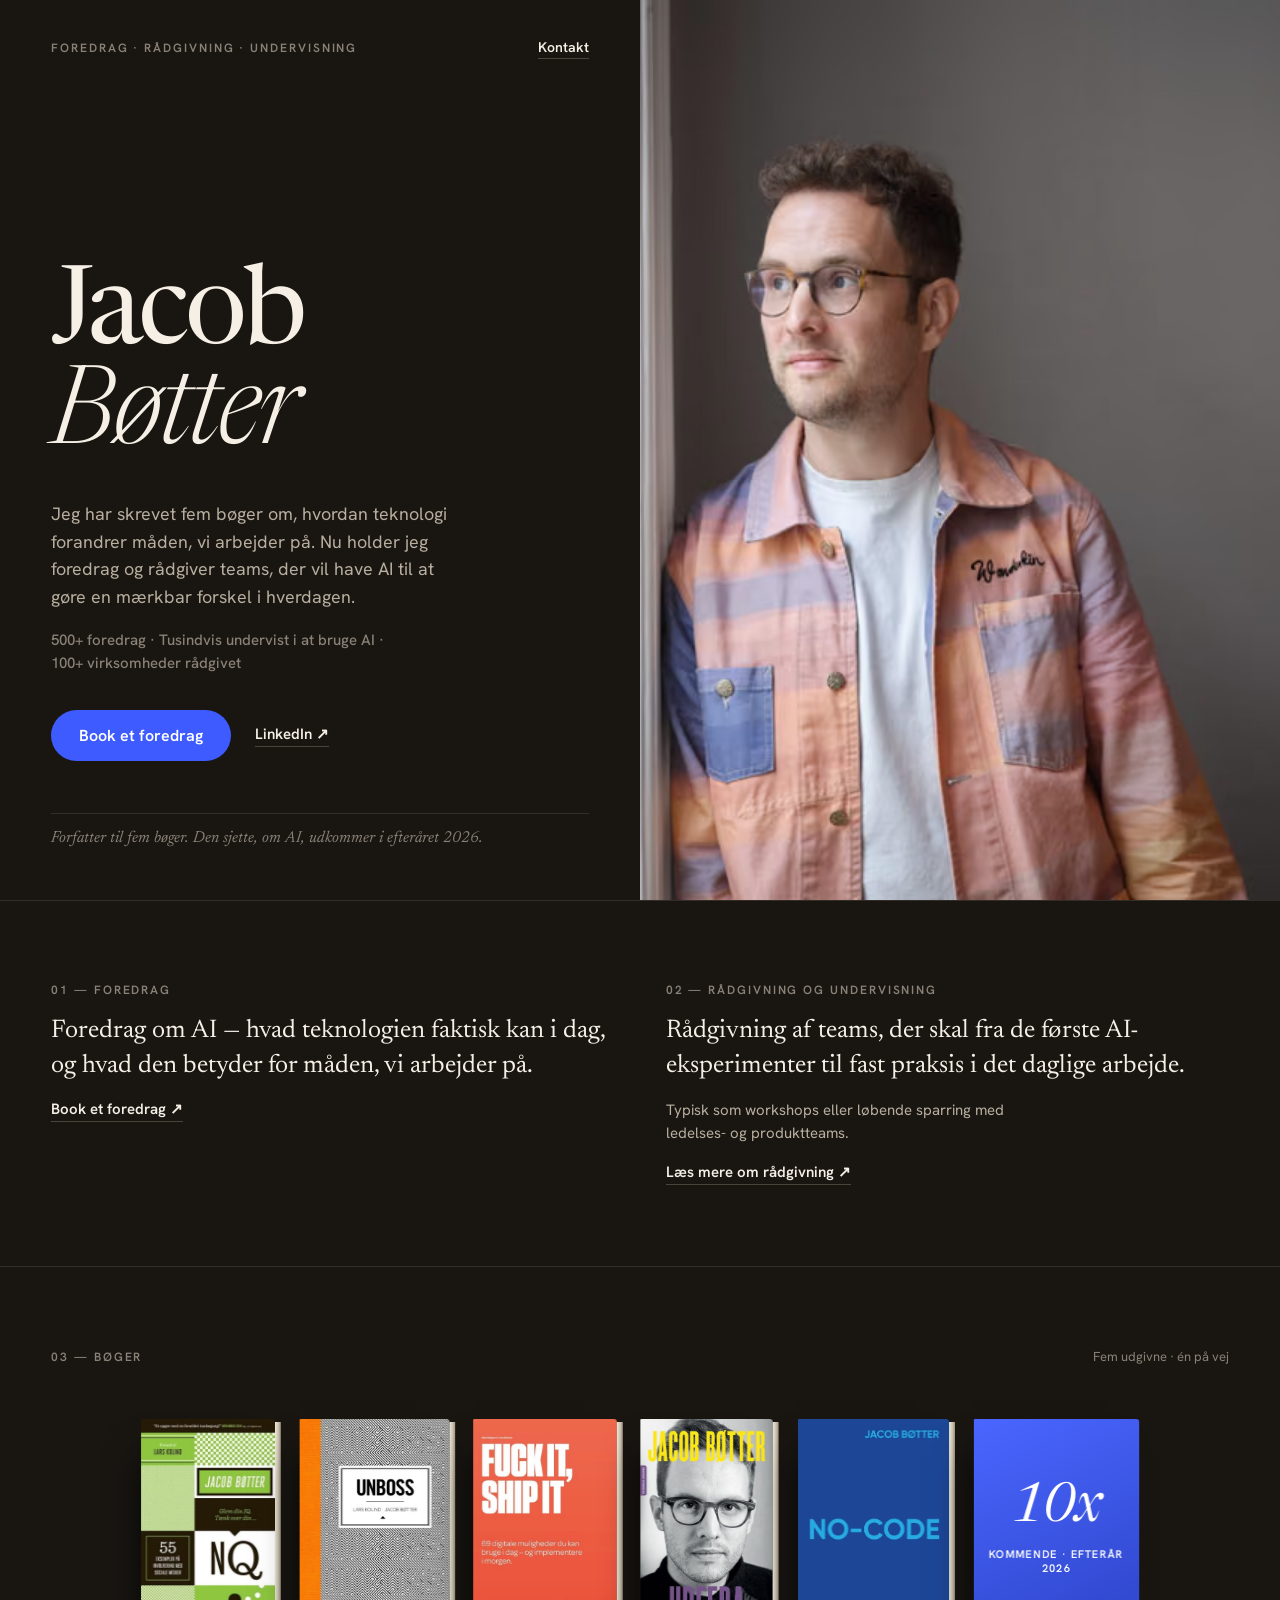
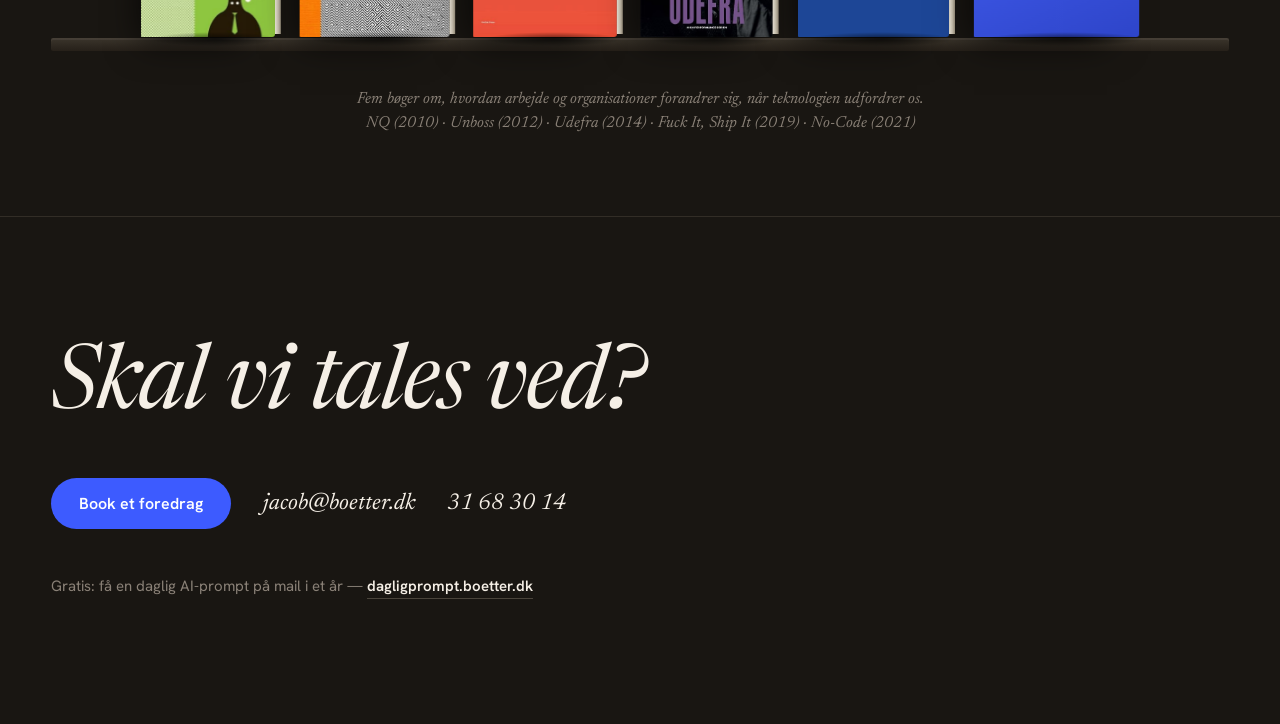
<file: index.html>
<!DOCTYPE html>
<html lang="da">
<head>
<meta charset="utf-8">
<meta name="viewport" content="width=device-width, initial-scale=1">
<title>Jacob Bøtter — foredrag og rådgivning om AI</title>
<meta name="description" content="Jacob Bøtter holder foredrag om AI og rådgiver teams, der vil have kunstig intelligens til at gøre en mærkbar forskel i hverdagen. Forfatter til fem bøger — den sjette, om AI, udkommer i efteråret 2026.">
<link rel="canonical" href="https://jacob.boetter.dk/">
<meta name="theme-color" content="#191612">
<link rel="icon" href="favicon.svg" type="image/svg+xml">
<link rel="apple-touch-icon" href="apple-touch-icon.png">
<meta property="og:type" content="website">
<meta property="og:site_name" content="Jacob Bøtter">
<meta property="og:title" content="Jacob Bøtter — foredrag og rådgivning om AI">
<meta property="og:description" content="Over 500 foredrag om AI og rådgivning af teams, der vil have kunstig intelligens ind i det daglige arbejde. Forfatter til fem bøger.">
<meta property="og:url" content="https://jacob.boetter.dk/">
<meta property="og:image" content="https://jacob.boetter.dk/assets/og-image.jpg">
<meta property="og:image:width" content="1200">
<meta property="og:image:height" content="630">
<meta property="og:locale" content="da_DK">
<meta name="twitter:card" content="summary_large_image">
<link rel="preload" href="assets/fonts/newsreader-display.woff2" as="font" type="font/woff2" crossorigin>
<link rel="preload" href="assets/fonts/newsreader-display-italic.woff2" as="font" type="font/woff2" crossorigin>
<link rel="preload" href="assets/fonts/newsreader-italic.woff2" as="font" type="font/woff2" crossorigin>
<link rel="preload" href="assets/fonts/hanken-grotesk.woff2" as="font" type="font/woff2" crossorigin>
<link rel="stylesheet" href="styles.css">
<script type="application/ld+json">
{
  "@context": "https://schema.org",
  "@graph": [
    {
      "@type": "Person",
      "@id": "https://jacob.boetter.dk/#person",
      "name": "Jacob Bøtter",
      "url": "https://jacob.boetter.dk/",
      "image": "https://jacob.boetter.dk/assets/jacob-vindue.jpg",
      "jobTitle": "Foredragsholder og rådgiver om AI",
      "email": "mailto:jacob@boetter.dk",
      "telephone": "+4531683014",
      "knowsAbout": [
        "Kunstig intelligens",
        "AI i arbejdslivet",
        "Ledelse",
        "Organisationsudvikling"
      ],
      "sameAs": [
        "https://www.linkedin.com/in/boetter/",
        "https://highperformance.dk/foredragsholdere/jacob-boetter/"
      ]
    },
    {
      "@type": "Service",
      "@id": "https://jacob.boetter.dk/#foredrag",
      "serviceType": "Foredrag om AI",
      "name": "Foredrag om AI",
      "provider": { "@id": "https://jacob.boetter.dk/#person" },
      "areaServed": "DK",
      "availableLanguage": ["da"],
      "url": "https://jacob.boetter.dk/"
    },
    {
      "@type": "Service",
      "@id": "https://jacob.boetter.dk/#raadgivning",
      "serviceType": "AI-rådgivning til teams",
      "name": "AI-rådgivning til teams",
      "provider": { "@id": "https://jacob.boetter.dk/#person" },
      "areaServed": "DK",
      "availableLanguage": ["da"],
      "url": "https://jacob.boetter.dk/"
    },
    {
      "@type": "Book",
      "name": "NQ",
      "author": { "@id": "https://jacob.boetter.dk/#person" },
      "inLanguage": "da",
      "datePublished": "2010",
      "url": "https://bibliotek.dk/materiale/glem-din-iq-taenk-over-din-nq_jacob-boetter/work-of%3A870970-basis%3A29311900",
      "image": "https://jacob.boetter.dk/assets/bog-nq.jpg"
    },
    {
      "@type": "Book",
      "name": "Unboss",
      "author": { "@id": "https://jacob.boetter.dk/#person" },
      "inLanguage": "da",
      "datePublished": "2012",
      "isbn": "9788740007053",
      "url": "https://unboss.com/",
      "image": "https://jacob.boetter.dk/assets/bog-unboss.jpg"
    },
    {
      "@type": "Book",
      "name": "Fuck It, Ship It",
      "author": { "@id": "https://jacob.boetter.dk/#person" },
      "inLanguage": "da",
      "datePublished": "2019",
      "isbn": "9788797083413",
      "url": "https://bibliotek.dk/materiale/fuck-it-ship-it_jacob-boetter/work-of%3A870970-basis%3A54833334",
      "image": "https://jacob.boetter.dk/assets/bog-fuckitshipit.jpg"
    },
    {
      "@type": "Book",
      "name": "Udefra",
      "author": { "@id": "https://jacob.boetter.dk/#person" },
      "inLanguage": "da",
      "datePublished": "2014",
      "url": "http://udefrabog.dk/",
      "image": "https://jacob.boetter.dk/assets/bog-udefra.jpg"
    },
    {
      "@type": "Book",
      "name": "No-Code",
      "author": { "@id": "https://jacob.boetter.dk/#person" },
      "inLanguage": "da",
      "datePublished": "2021",
      "isbn": "9788797083499",
      "url": "https://nocodehandbook.com/",
      "image": "https://jacob.boetter.dk/assets/bog-nocode.jpg"
    }
  ]
}
</script>
</head>
<body>
<main>
  <section class="hero" aria-label="Introduktion">
    <div class="hero-content">
      <div class="topbar">
        <span class="eyebrow">Foredrag · Rådgivning · Undervisning</span>
        <a class="link-underline topbar-link" href="#kontakt">Kontakt</a>
      </div>
      <h1 class="hero-title">Jacob<br><em>Bøtter</em></h1>
      <p class="lede">Jeg har skrevet fem bøger om, hvordan teknologi forandrer måden, vi arbejder på. Nu holder jeg foredrag og rådgiver teams, der vil have AI til at gøre en mærkbar forskel i hverdagen.</p>
      <p class="hero-merit">500+&nbsp;foredrag · Tusindvis undervist i at bruge AI · 100+&nbsp;virksomheder rådgivet</p>
      <div class="cta-row">
        <a class="btn" href="https://highperformance.dk/foredragsholdere/jacob-boetter/" target="_blank" rel="noopener">Book et foredrag<span class="visually-hidden"> (åbner i nyt faneblad)</span></a>
        <a class="link-underline" href="https://www.linkedin.com/in/boetter/" target="_blank" rel="noopener">LinkedIn <span aria-hidden="true">↗</span><span class="visually-hidden"> (åbner i nyt faneblad)</span></a>
      </div>
      <p class="hero-note">Forfatter til fem bøger. Den sjette, om AI, udkommer i efteråret 2026.</p>
    </div>
    <picture class="hero-photo">
      <source type="image/avif" srcset="assets/jacob-vindue-800.avif 800w, assets/jacob-vindue-1200.avif 1200w, assets/jacob-vindue-1600.avif 1600w" sizes="(min-width: 960px) 50vw, 100vw">
      <source type="image/webp" srcset="assets/jacob-vindue-800.webp 800w, assets/jacob-vindue-1200.webp 1200w, assets/jacob-vindue-1600.webp 1600w" sizes="(min-width: 960px) 50vw, 100vw">
      <img src="assets/jacob-vindue.jpg" alt="Jacob Bøtter ved et vindue" width="1600" height="1200" fetchpriority="high">
    </picture>
  </section>

  <section class="section" aria-label="Foredrag, rådgivning og undervisning">
    <div class="container services">
      <div class="service">
        <p class="eyebrow">01 — Foredrag</p>
        <h2 class="statement">Foredrag om AI — hvad teknologien faktisk kan i dag, og hvad den betyder for måden, vi arbejder på.</h2>
        <a class="link-underline" href="https://highperformance.dk/foredragsholdere/jacob-boetter/" target="_blank" rel="noopener">Book et foredrag <span aria-hidden="true">↗</span><span class="visually-hidden"> (åbner i nyt faneblad)</span></a>
      </div>
      <div class="service">
        <p class="eyebrow">02 — Rådgivning og undervisning</p>
        <h2 class="statement">Rådgivning af teams, der skal fra de første AI-eksperimenter til fast praksis i det daglige arbejde.</h2>
        <p class="service-detail">Typisk som workshops eller løbende sparring med ledelses- og produktteams.</p>
        <a class="link-underline" href="https://heutedenkenmorgenfertig.com/" target="_blank" rel="noopener">Læs mere om rådgivning <span aria-hidden="true">↗</span><span class="visually-hidden"> (åbner i nyt faneblad)</span></a>
      </div>
    </div>
  </section>

  <section class="section" aria-label="Bøger">
    <div class="container">
      <div class="section-head">
        <h2 class="eyebrow">03 — Bøger</h2>
        <p class="section-note">Fem udgivne · én på vej</p>
      </div>
      <div class="bookcase">
        <div class="book-row">
          <a class="book book--traek" style="--tilt: -10deg" href="https://bibliotek.dk/materiale/glem-din-iq-taenk-over-din-nq_jacob-boetter/work-of%3A870970-basis%3A29311900" target="_blank" rel="noopener" aria-label="NQ — læs mere om bogen (åbner i nyt faneblad)">
            <div class="book-floor-shadow" aria-hidden="true"></div>
            <div class="book-pages" aria-hidden="true"></div>
            <picture>
              <source type="image/avif" srcset="assets/bog-nq.avif">
              <source type="image/webp" srcset="assets/bog-nq.webp">
              <img src="assets/bog-nq.jpg" alt="Bogomslag: NQ" width="300" height="480" loading="lazy" decoding="async">
            </picture>
          </a>
          <a class="book book--vip" style="--tilt: 7deg" href="https://unboss.com/" target="_blank" rel="noopener" aria-label="Unboss — læs mere om bogen (åbner i nyt faneblad)">
            <div class="book-floor-shadow" aria-hidden="true"></div>
            <div class="book-pages" aria-hidden="true"></div>
            <picture>
              <source type="image/avif" srcset="assets/bog-unboss.avif">
              <source type="image/webp" srcset="assets/bog-unboss.webp">
              <img src="assets/bog-unboss.jpg" alt="Bogomslag: Unboss" width="416" height="600" loading="lazy" decoding="async">
            </picture>
          </a>
          <a class="book book--frem" style="--tilt: -4deg" href="https://bibliotek.dk/materiale/fuck-it-ship-it_jacob-boetter/work-of%3A870970-basis%3A54833334" target="_blank" rel="noopener" aria-label="Fuck It, Ship It — læs mere om bogen (åbner i nyt faneblad)">
            <div class="book-floor-shadow" aria-hidden="true"></div>
            <div class="book-pages" aria-hidden="true"></div>
            <picture>
              <source type="image/avif" srcset="assets/bog-fuckitshipit.avif">
              <source type="image/webp" srcset="assets/bog-fuckitshipit.webp">
              <img src="assets/bog-fuckitshipit.jpg" alt="Bogomslag: Fuck It, Ship It" width="398" height="600" loading="lazy" decoding="async">
            </picture>
          </a>
          <a class="book book--loeft" style="--tilt: -6deg" href="http://udefrabog.dk/" target="_blank" rel="noopener" aria-label="Udefra — læs mere om bogen (åbner i nyt faneblad)">
            <div class="book-floor-shadow" aria-hidden="true"></div>
            <div class="book-pages" aria-hidden="true"></div>
            <picture>
              <source type="image/avif" srcset="assets/bog-udefra.avif">
              <source type="image/webp" srcset="assets/bog-udefra.webp">
              <img src="assets/bog-udefra.jpg" alt="Bogomslag: Udefra" width="367" height="600" loading="lazy" decoding="async">
            </picture>
          </a>
          <a class="book book--pop" style="--tilt: 9deg" href="https://nocodehandbook.com/" target="_blank" rel="noopener" aria-label="No-Code — læs mere om bogen (åbner i nyt faneblad)">
            <div class="book-floor-shadow" aria-hidden="true"></div>
            <div class="book-pages" aria-hidden="true"></div>
            <picture>
              <source type="image/avif" srcset="assets/bog-nocode.avif">
              <source type="image/webp" srcset="assets/bog-nocode.webp">
              <img src="assets/bog-nocode.jpg" alt="Bogomslag: No-Code" width="423" height="600" loading="lazy" decoding="async">
            </picture>
          </a>
          <div class="book book--sitre" style="--tilt: -8deg">
            <div class="book-floor-shadow" aria-hidden="true"></div>
            <div class="cover-upcoming">
              <div class="cover-upcoming-title">10x</div>
              <div class="cover-upcoming-tag">Kommende · Efterår 2026</div>
            </div>
          </div>
        </div>
        <div class="shelf" aria-hidden="true"></div>
        <div class="books-caption">
          <p>Fem bøger om, hvordan arbejde og organisationer forandrer sig, når teknologien udfordrer os.</p>
          <p class="books-titles"><span>NQ (2010) ·</span> <span>Unboss (2012) ·</span> <span>Udefra (2014) ·</span> <span>Fuck It, Ship It (2019) ·</span> <span>No-Code (2021)</span></p>
        </div>
      </div>
    </div>
  </section>
</main>

<footer id="kontakt" class="section">
  <div class="container contact">
    <h2 class="contact-title">Skal vi tales ved?</h2>
    <div class="contact-row">
      <a class="btn" href="https://highperformance.dk/foredragsholdere/jacob-boetter/" target="_blank" rel="noopener">Book et foredrag<span class="visually-hidden"> (åbner i nyt faneblad)</span></a>
      <div class="contact-direct">
        <a class="contact-link" href="mailto:jacob@boetter.dk?subject=Henvendelse%20via%20boetter.dk">jacob@boetter.dk</a>
        <a class="contact-link" href="tel:+4531683014">31 68 30 14</a>
      </div>
    </div>
    <p class="contact-extra">Gratis: få en daglig AI-prompt på mail i et år — <a class="link-underline" href="https://dagligprompt.boetter.dk/" target="_blank" rel="noopener">dagligprompt.boetter.dk<span class="visually-hidden"> (åbner i nyt faneblad)</span></a></p>
  </div>
</footer>
</body>
</html>
</file>
<file: styles.css>
/* Jacob Bøtter — boetter.dk
   Mørk, redaktionel one-pager. Design: "Landingpage 1a Mørk". */

/* Newsreader er delt i to snit, se tools/build-fonts.sh:
   'Newsreader Display' (optisk størrelse 72) bruges kun til de store overskrifter
   og indeholder kun deres tegn; 'Newsreader' (optisk størrelse 22) bruges til alt
   andet. Display-snittet falder tilbage på tekst-snittet, hvis et tegn mangler. */
@font-face {
  font-family: 'Newsreader Display';
  font-style: normal;
  font-weight: 300 600;
  font-display: swap;
  src: url('assets/fonts/newsreader-display.woff2') format('woff2');
}
@font-face {
  font-family: 'Newsreader Display';
  font-style: italic;
  font-weight: 300 600;
  font-display: swap;
  src: url('assets/fonts/newsreader-display-italic.woff2') format('woff2');
}
@font-face {
  font-family: 'Newsreader';
  font-style: normal;
  font-weight: 300 600;
  font-display: swap;
  src: url('assets/fonts/newsreader.woff2') format('woff2');
  unicode-range: U+0000-00FF, U+0131, U+0152-0153, U+02BB-02BC, U+02C6, U+02DA, U+02DC, U+0304, U+0308, U+0329, U+2000-206F, U+20AC, U+2122, U+2191, U+2193, U+2212, U+2215, U+FEFF, U+FFFD;
}
@font-face {
  font-family: 'Newsreader';
  font-style: italic;
  font-weight: 300 600;
  font-display: swap;
  src: url('assets/fonts/newsreader-italic.woff2') format('woff2');
  unicode-range: U+0000-00FF, U+0131, U+0152-0153, U+02BB-02BC, U+02C6, U+02DA, U+02DC, U+0304, U+0308, U+0329, U+2000-206F, U+20AC, U+2122, U+2191, U+2193, U+2212, U+2215, U+FEFF, U+FFFD;
}
@font-face {
  font-family: 'Hanken Grotesk';
  font-style: normal;
  font-weight: 400 600;
  font-display: swap;
  src: url('assets/fonts/hanken-grotesk.woff2') format('woff2');
  unicode-range: U+0000-00FF, U+0131, U+0152-0153, U+02BB-02BC, U+02C6, U+02DA, U+02DC, U+0304, U+0308, U+0329, U+2000-206F, U+20AC, U+2122, U+2191, U+2193, U+2212, U+2215, U+FEFF, U+FFFD;
}

html { scroll-behavior: smooth; }

html, body {
  margin: 0;
  padding: 0;
  background: #191612;
  color: #F5EFE6;
}

body {
  font-family: 'Hanken Grotesk', sans-serif;
  -webkit-font-smoothing: antialiased;
  overflow-x: hidden;
}

a { color: #F5EFE6; text-decoration: none; }
a:hover { color: #F9C99B; }

:focus-visible {
  outline: 2px solid #3D5BFF;
  outline-offset: 3px;
  border-radius: 2px;
}

::selection { background: #3D5BFF; color: #FFFFFF; }

.visually-hidden {
  position: absolute;
  width: 1px;
  height: 1px;
  padding: 0;
  margin: -1px;
  overflow: hidden;
  clip-path: inset(50%);
  white-space: nowrap;
  border: 0;
}

/* ---------- Genbrug ---------- */

.container {
  max-width: 1360px;
  margin: 0 auto;
  padding: clamp(48px, 9vh, 96px) clamp(24px, 4vw, 64px);
}

.section { border-top: 1px solid #322D26; }

.eyebrow {
  margin: 0;
  font-size: 12px;
  letter-spacing: 0.16em;
  text-transform: uppercase;
  color: #8A8177;
  font-weight: 600;
}

.link-underline {
  font-weight: 600;
  border-bottom: 1px solid #4A443B;
  padding-bottom: 2px;
}

.btn {
  background: #3D5BFF;
  color: #FFFFFF;
  padding: 15px 28px;
  border-radius: 999px;
  font-size: 16px;
  font-weight: 600;
  display: inline-block;
  transition: transform 0.3s ease;
}
.btn:hover {
  transform: translateY(-2px);
  color: #FFFFFF;
}

/* ---------- Hero ---------- */

.hero {
  display: grid;
  grid-template-columns: repeat(auto-fit, minmax(min(480px, 100%), 1fr));
  min-height: 100vh;
  min-height: 100svh; /* iOS Safari: 100vh regner adresselinjen med og skubber CTA'en under folden */
}

.hero-content {
  display: flex;
  flex-direction: column;
  padding: clamp(24px, 3vw, 44px) clamp(24px, 4vw, 64px) clamp(40px, 6vh, 64px);
}

.topbar {
  display: flex;
  justify-content: space-between;
  align-items: baseline;
  gap: 24px;
}

.topbar-link { font-size: 14px; }

.hero-title {
  margin: auto 0 0;
  font-family: 'Newsreader Display', 'Newsreader', serif;
  font-weight: 400;
  font-size: clamp(64px, 8.5vw, 132px);
  line-height: 0.92;
  letter-spacing: -0.03em;
}
.hero-title em {
  font-style: italic;
  font-weight: 300;
}

.lede {
  margin: clamp(24px, 3.5vh, 32px) 0 0;
  font-size: clamp(17px, 1.4vw, 20px);
  line-height: 1.55;
  color: #B8AE9F;
  max-width: 40ch;
  text-wrap: pretty;
}

.hero-merit {
  margin: clamp(14px, 2vh, 20px) 0 0;
  font-size: 15px;
  line-height: 1.5;
  font-weight: 500;
  color: #8A8177;
  max-width: 46ch;
}

.cta-row {
  margin-top: clamp(28px, 4vh, 36px);
  display: flex;
  flex-wrap: wrap;
  align-items: center;
  gap: 24px;
}
.cta-row .link-underline { font-size: 15px; }

.hero-note {
  margin: clamp(36px, 6vh, 52px) 0 0;
  border-top: 1px solid #322D26;
  padding-top: 16px;
  font-family: 'Newsreader', serif;
  font-style: italic;
  font-size: 16px;
  color: #8A8177;
}
.hero-note-highlight { color: #F5EFE6; }

.hero-photo {
  display: block;
  width: 100%;
  height: 100%;
  min-height: 420px;
}

.hero-photo img {
  display: block;
  width: 100%;
  height: 100%;
  min-height: 420px;
  object-fit: cover;
  object-position: 62% 20%;
  filter: saturate(0.85);
}

/* ---------- Foredrag & Rådgivning ---------- */

.services {
  display: grid;
  grid-template-columns: repeat(auto-fit, minmax(min(320px, 100%), 1fr));
  gap: clamp(32px, 4vw, 64px);
  align-items: start;
}

.service {
  display: flex;
  flex-direction: column;
  gap: 16px;
}

.statement {
  margin: 0;
  font-family: 'Newsreader', serif;
  font-weight: 400; /* nulstiller <h2>-fedmen — teksten er en overskrift, men skal læses som brødtekst */
  font-size: clamp(22px, 2vw, 28px);
  line-height: 1.35;
  color: #F5EFE6;
  text-wrap: pretty;
}

.service-detail {
  margin: 0;
  font-size: 15px;
  line-height: 1.55;
  color: #B8AE9F;
  max-width: 44ch;
}

.service .link-underline {
  align-self: start;
  font-size: 15px;
}

/* ---------- Bøger ---------- */

.section-head {
  display: flex;
  flex-wrap: wrap;
  justify-content: space-between;
  align-items: baseline;
  gap: 12px;
}

.section-note { margin: 0; font-size: 13px; color: #8A8177; }

.bookcase {
  margin-top: clamp(40px, 6vh, 64px);
  perspective: 1400px;
}

.book-row {
  display: flex;
  flex-wrap: wrap;
  align-items: flex-end;
  justify-content: center;
  gap: clamp(12px, 1.8vw, 24px);
  padding: 0 clamp(8px, 2vw, 24px) 2px;
}

/* Hver bog har sin egen bevægelse, som om den blev taget ned af hylden på
   hver sin måde. Grundstillingen er den skæve rotation, --tilt sætter. */
.book {
  display: block;
  position: relative;
  transform: rotateY(var(--tilt, 0deg));
  transform-style: preserve-3d;
  transform-origin: 50% 100%;
  transition: transform 0.45s cubic-bezier(0.22, 1, 0.36, 1);
}

/* --loeftehoejde bruges to steder: bogen løftes med den, og gulvskyggen
   skubbes tilsvarende ned, så den bliver liggende på hylden. */
.book--traek { --loeftehoejde: 16px; }
.book--vip { --loeftehoejde: 6px; }
.book--frem { --loeftehoejde: 8px; }
.book--loeft { --loeftehoejde: 24px; }
.book--pop { --loeftehoejde: 10px; }

/* trækkes lige ud af reolen */
.book--traek:hover,
.book--traek:focus-visible { transform: rotateY(0deg) translateY(calc(var(--loeftehoejde) * -1)); }

/* vippes bagud, som når man læser ryggen */
.book--vip:hover,
.book--vip:focus-visible { transform: rotateY(0deg) rotateX(11deg) translateY(calc(var(--loeftehoejde) * -1)); }

/* springer frem mod læseren */
.book--frem:hover,
.book--frem:focus-visible { transform: rotateY(0deg) translateY(calc(var(--loeftehoejde) * -1)) translateZ(120px); }

/* løftes højest af dem alle */
.book--loeft:hover,
.book--loeft:focus-visible { transform: rotateY(0deg) translateY(calc(var(--loeftehoejde) * -1)); }

/* retter sig op og vokser en anelse */
.book--pop:hover,
.book--pop:focus-visible { transform: rotateY(0deg) translateY(calc(var(--loeftehoejde) * -1)) scale(1.05); }

.book:hover > .book-floor-shadow,
.book:focus-visible > .book-floor-shadow {
  transform: translateY(var(--loeftehoejde, 0px));
  opacity: 0.7;
}

/* den kommende bog sitrer utålmodigt */
.book--sitre:hover { animation: sitre 0.6s ease-in-out; }

@keyframes sitre {
  0%, 100% { transform: rotateY(var(--tilt, 0deg)); }
  25% { transform: rotateY(var(--tilt, 0deg)) rotate(2deg) translateY(-4px); }
  75% { transform: rotateY(var(--tilt, 0deg)) rotate(-2deg) translateY(-4px); }
}

.book picture { display: block; }

.book img {
  display: block;
  height: clamp(150px, 17vw, 230px);
  width: auto;
  border-radius: 1px 3px 3px 1px;
  box-shadow: -16px 20px 36px -16px rgba(0, 0, 0, 0.75);
}

.book-pages {
  position: absolute;
  top: 1.5%;
  bottom: 1%;
  right: -6px;
  width: 6px;
  background: linear-gradient(90deg, #EFE9DC 0%, #CFC6B4 55%, #9B917E 100%);
}

.book-floor-shadow {
  position: absolute;
  left: 8%;
  right: -3%;
  bottom: -9px;
  height: 14px;
  background: radial-gradient(ellipse at 50% 50%, rgba(0, 0, 0, 0.6) 0%, rgba(0, 0, 0, 0) 70%);
  transition: transform 0.45s cubic-bezier(0.22, 1, 0.36, 1), opacity 0.45s ease;
}

.cover-upcoming {
  height: clamp(150px, 17vw, 230px);
  aspect-ratio: 23 / 30;
  box-sizing: border-box;
  background: linear-gradient(155deg, #4A66FF 0%, #2E45C9 100%);
  border-radius: 1px 3px 3px 1px;
  display: flex;
  flex-direction: column;
  align-items: center;
  justify-content: center;
  gap: 12px;
  padding: 12px;
  box-shadow: -16px 20px 36px -16px rgba(0, 0, 0, 0.75);
}

.cover-upcoming-title {
  font-family: 'Newsreader Display', 'Newsreader', serif;
  font-style: italic;
  font-weight: 400;
  font-size: clamp(38px, 4.5vw, 54px);
  line-height: 1;
  color: #FFFFFF;
}

.cover-upcoming-tag {
  font-size: 11px;
  letter-spacing: 0.12em;
  text-transform: uppercase;
  color: #FFFFFF; /* solid hvid: mindst 4,5:1 mod hele gradienten (WCAG AA) */
  font-weight: 600;
  text-align: center;
}

.shelf {
  height: 13px;
  background: linear-gradient(180deg, #3B352C 0%, #262019 100%);
  border-radius: 2px;
  box-shadow: 0 24px 38px -14px rgba(0, 0, 0, 0.8), 0 2px 0 rgba(245, 239, 230, 0.06) inset;
}

.books-caption {
  margin: clamp(28px, 4vh, 40px) auto 0;
  max-width: 76ch;
  text-align: center;
}

.books-caption p {
  margin: 0;
  font-family: 'Newsreader', serif;
  font-style: italic;
  font-size: 16px;
  line-height: 1.5;
  color: #8A8177;
  text-wrap: pretty;
}

.books-titles {
  margin: 10px 0 0;
  font-size: 13px;
  line-height: 1.7;
  color: #8A8177;
}

/* Hver titel holdes samlet med sit årstal og sin skilleprik, så linjen
   knækker mellem bøgerne og ikke midt i en titel. */
.books-titles span { white-space: nowrap; }

/* ---------- Kontakt ---------- */

.contact { padding-top: clamp(72px, 14vh, 150px); padding-bottom: clamp(72px, 14vh, 150px); }

.contact-title {
  margin: 0 0 clamp(28px, 5vh, 48px);
  font-family: 'Newsreader Display', 'Newsreader', serif;
  font-weight: 400;
  font-style: italic;
  font-size: clamp(44px, 7vw, 104px);
  line-height: 1;
  letter-spacing: -0.02em;
}

.contact-row {
  display: flex;
  flex-wrap: wrap;
  align-items: center;
  gap: clamp(18px, 2.5vw, 36px);
}

/* Email og telefon holdes samlet, så de på små skærme kan rykke ned
   under knappen som ét par i stedet for at knække hver for sig. */
.contact-direct {
  display: flex;
  flex-wrap: wrap;
  align-items: center;
  gap: clamp(18px, 2.5vw, 36px);
}

.contact-link {
  font-family: 'Newsreader', serif;
  font-style: italic;
  font-size: clamp(20px, 1.8vw, 26px);
}

.contact-extra {
  margin: clamp(32px, 5vh, 52px) 0 0;
  font-size: 15px;
  line-height: 1.6;
  color: #8A8177;
}

.contact-extra .link-underline { font-size: 15px; }

/* ---------- Telefoner ----------
   Resten af sitet klarer sig med clamp() og auto-fit, men to steder skal
   layoutet træffe et valg, der ikke kan udtrykkes flydende. */

@media (max-width: 520px) {
  /* Kontakt-linket vige pladsen, så eyebrow'ens tre ord kan stå på én linje.
     Kontaktsektionen er stadig ét scroll væk og fylder hele sidens bund. */
  .topbar-link { display: none; }

  /* Teksten skal bruge 307px ved 12px. Under ca. 355px viewport er der ikke
     plads, heller ikke uden linket, så den skaleres let ned i stedet for at
     knække midt i "Undervisning". */
  .topbar .eyebrow {
    font-size: clamp(10.5px, 3vw, 12px);
    letter-spacing: 0.14em;
  }

  /* Knappen får sin egen linje, og email og telefon står sammen under den. */
  .contact-row {
    flex-direction: column;
    align-items: flex-start;
  }
}

/* ---------- Reduceret bevægelse ---------- */

@media (prefers-reduced-motion: reduce) {
  html { scroll-behavior: auto; }
  .btn, .book, .book-floor-shadow { transition: none; }
  .btn:hover { transform: none; }
  .book:hover,
  .book:focus-visible { transform: rotateY(var(--tilt, 0deg)); }
  .book:hover > .book-floor-shadow,
  .book:focus-visible > .book-floor-shadow { transform: none; opacity: 1; }
  .book--sitre:hover { animation: none; }
}
</file>
